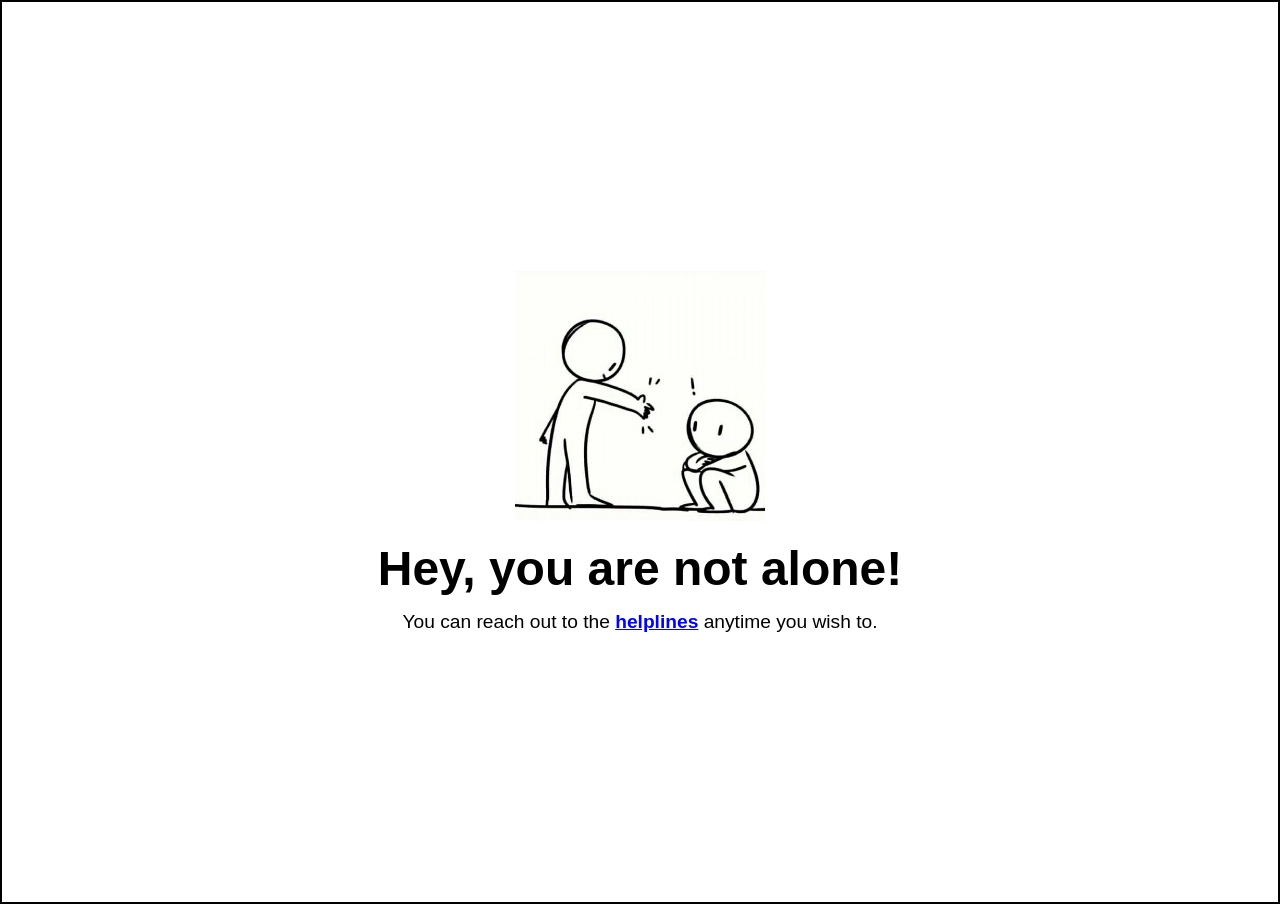
<file: index.html>
<!DOCTYPE html>

<html lang="en">
    <head>
        <meta charset="UTF-8">
        <meta name="viewport" content="width=device-width, initial-scale=1.0">
        <title>Online Harassment Resources</title>
        <link rel="stylesheet" href="style.css">
    </head>
    <body>
        <div class="home-container">
            <img src="support.JPG" alt="Support Image" class="support-image">
            <h1>Hey, you are not alone!</h1>
            <p>
                You can reach out to the
                <a href="helplines.html" class="helpline-link">helplines</a> anytime you wish to.
            </p>
        </div>
    </body>
</html>
</file>
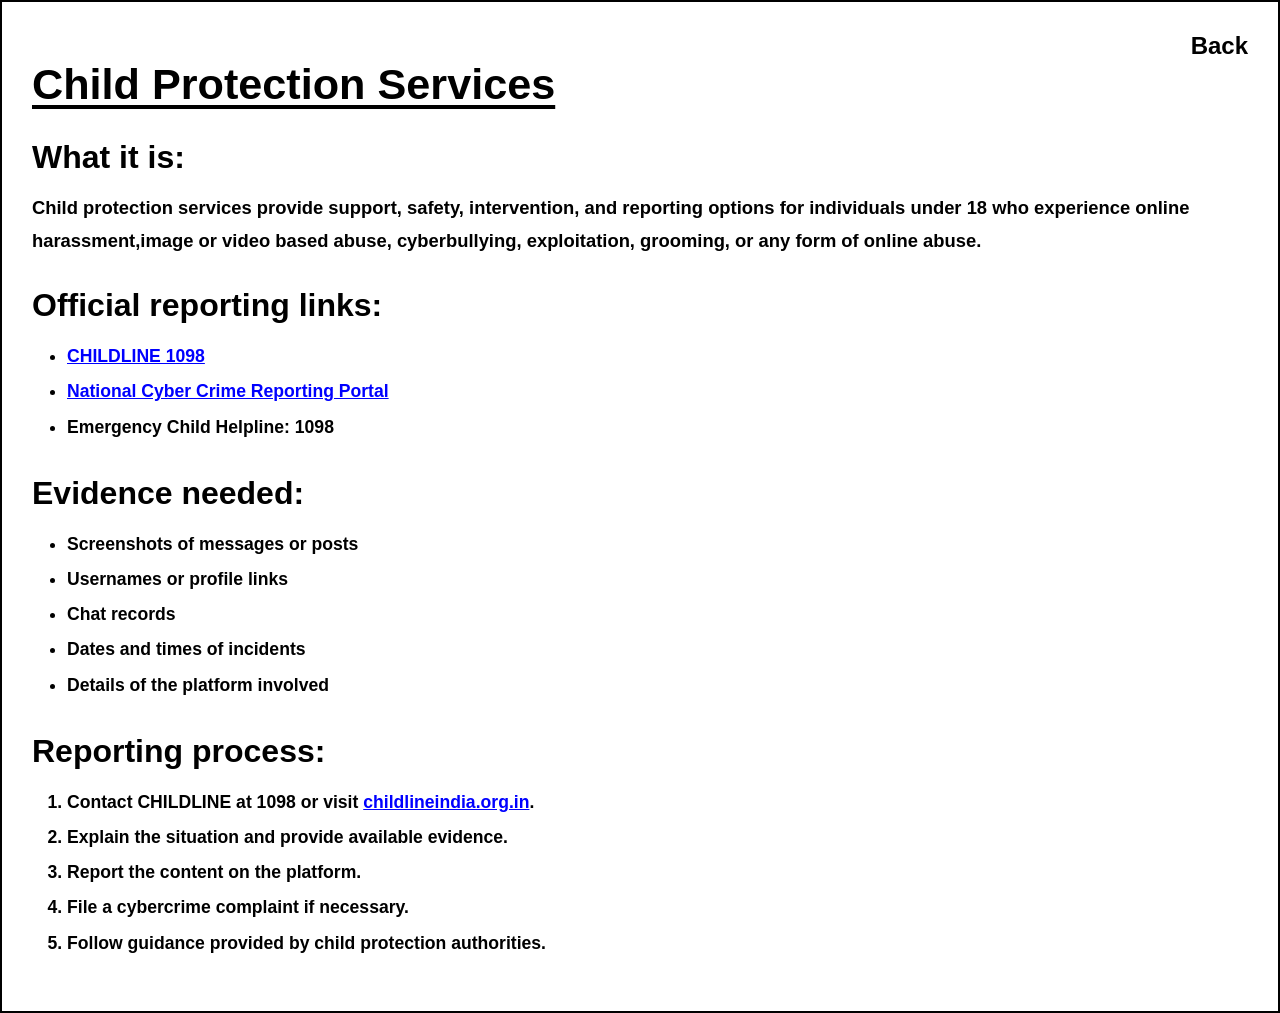
<file: child.html>
<!DOCTYPE html>

<html lang="en">
    <head>
        <meta charset="UTF-8">
        <meta name="viewport" content="width=device-width, initial-scale=1.0">
        <title>Child Protection Services</title>
        <link rel="stylesheet" href="style.css">
    </head>
    <body>
        <div class="content-page">
            <a href="helplines.html" class="back-button">Back</a>
            <h1>Child Protection Services</h1>
            <h2>What it is:</h2>
            <p>
                Child protection services provide support, safety, intervention, and reporting options for individuals under 18 who experience online harassment,image or video based abuse, cyberbullying, exploitation, grooming, or any form of online abuse.
            </p>
            <h2>Official reporting links:</h2>
            <ul>
                <li>
                    <a href="https://www.childlineindia.org.in" target="_blank" rel="noopener noreferrer">CHILDLINE 1098</a>
                </li>
                <li>
                    <a href="https://cybercrime.gov.in" target="_blank" rel="noopener noreferrer">National Cyber Crime Reporting Portal</a>
                </li>
                <li>
                    Emergency Child Helpline: 1098
                </li>
            </ul>
            <h2>Evidence needed:</h2>
            <ul>
                <li>Screenshots of messages or posts</li>
                <li>Usernames or profile links</li>
                <li>Chat records</li>
                <li>Dates and times of incidents</li>
                <li>Details of the platform involved</li>
            </ul>
            <h2>Reporting process:</h2>
            <ol>
                <li>
                    Contact CHILDLINE at 1098 or visit
                    <a href="https://www.childlineindia.org.in" target="_blank">childlineindia.org.in</a>.
                </li>
                <li>Explain the situation and provide available evidence.</li>
                <li>Report the content on the platform.</li>
                <li>File a cybercrime complaint if necessary.</li>
                <li>Follow guidance provided by child protection authorities.</li>
            </ol>
        </div>
    </body>
</html>
</file>
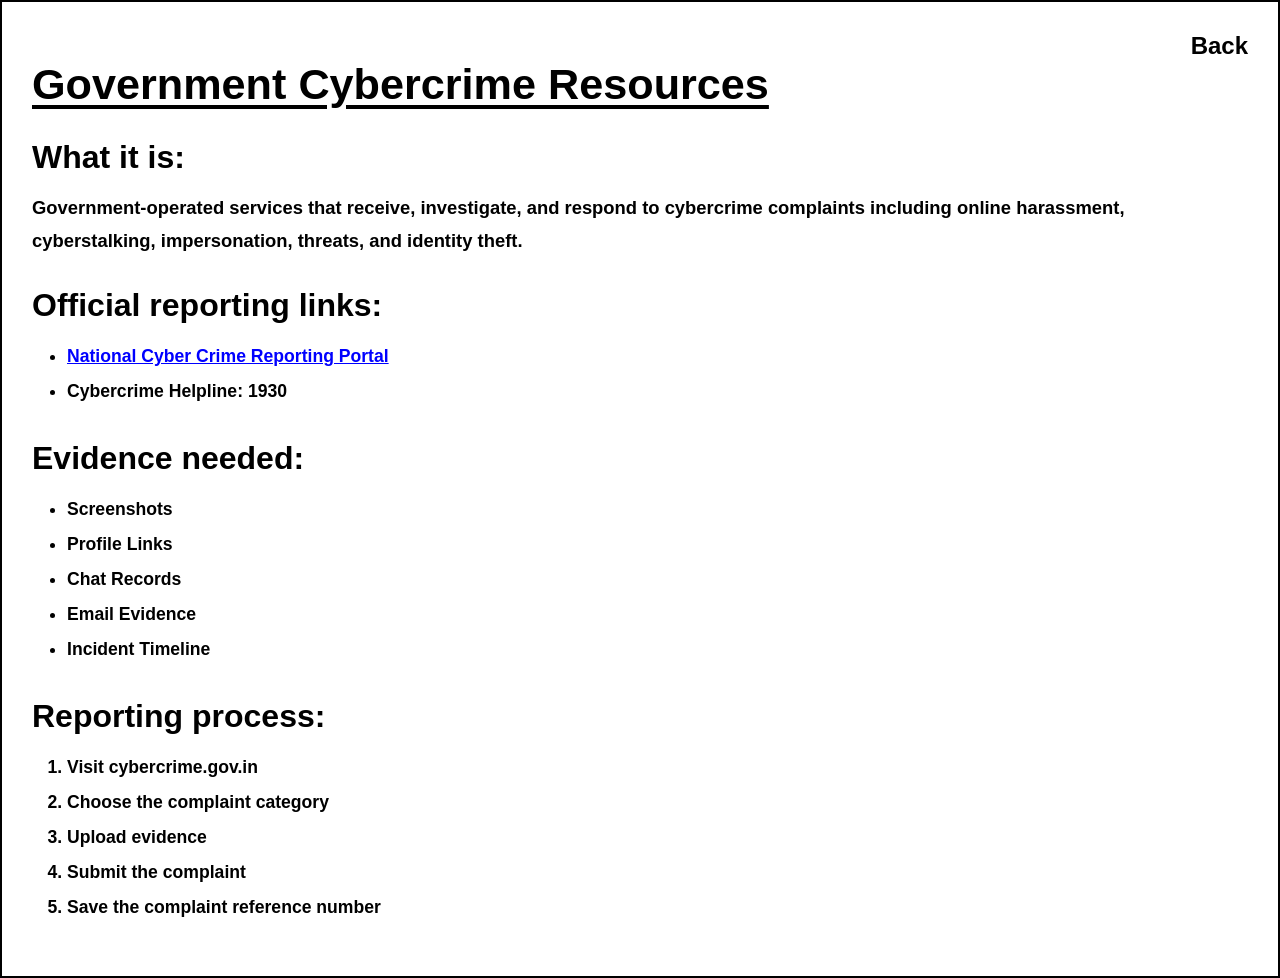
<file: government.html>
<!DOCTYPE html>

<html lang="en">
    <head>
        <meta charset="UTF-8">
        <meta name="viewport" content="width=device-width, initial-scale=1.0">
        <title>Government Cybercrime Resources</title>
        <link rel="stylesheet" href="style.css">
    </head>
    <body>
        <div class="content-page">
            <a href="helplines.html" class="back-button">Back</a>
            <h1>Government Cybercrime Resources</h1>
            <h2>What it is:</h2>
            <p>
                Government-operated services that receive, investigate, and respond to cybercrime complaints including online harassment, cyberstalking, impersonation, threats, and identity theft.
            </p>
            <h2>Official reporting links:</h2>
            <ul>
                <li>
                    <a href="https://cybercrime.gov.in" target="_blank" rel="noopener noreferrer">National Cyber Crime Reporting Portal</a>
                </li>
                <li>
                    Cybercrime Helpline: 1930
                </li>
            </ul>
            <h2>Evidence needed:</h2>
            <ul>
                <li>Screenshots</li>
                <li>Profile Links</li>
                <li>Chat Records</li>
                <li>Email Evidence</li>
                <li>Incident Timeline</li>
            </ul>
            <h2>Reporting process:</h2>
            <ol>
                <li>Visit cybercrime.gov.in</li>
                <li>Choose the complaint category</li>
                <li>Upload evidence</li>
                <li>Submit the complaint</li>
                <li>Save the complaint reference number</li>
            </ol>
        </div>
    </body>
</html>
</file>
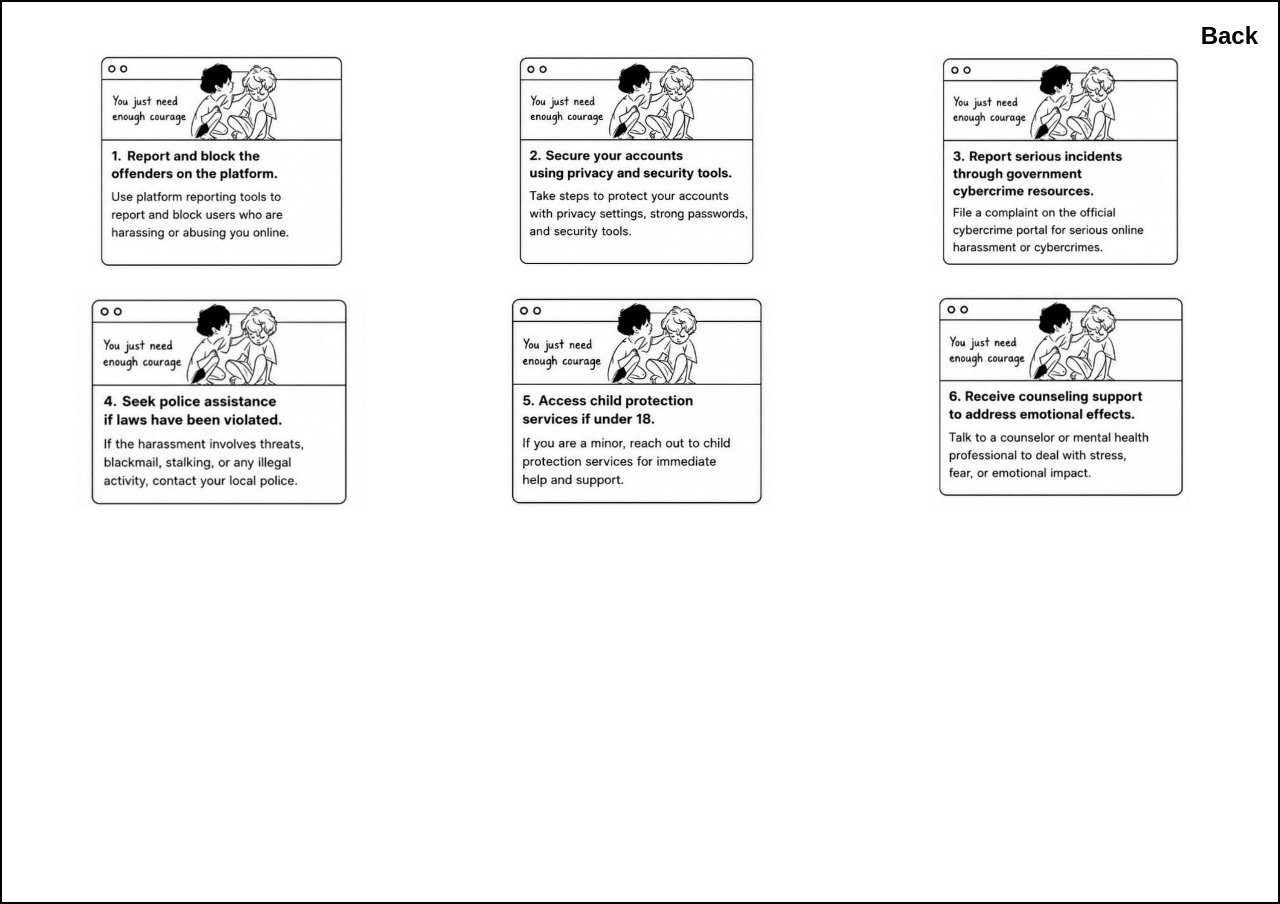
<file: helplines.html>
<!DOCTYPE html>

<html lang="en">
    <head>
        <meta charset="UTF-8">
        <meta name="viewport" content="width=device-width, initial-scale=1.0">
        <title>Support Resources</title>
        <link rel="stylesheet" href="style.css">
    </head>
    <body>
        <div class="resources-page">
            <a href="index.html" class="back-button">Back</a>
            <div class="cards-grid">
                <a href="platform.html">
                    <img src="platform.JPG" class="card-image" alt="Platform Reporting"></a>
                <a href="privacytools.html">
                    <img src="privacytools.JPG" class="card-image" alt="Privacy Tools"></a>
                <a href="government.html">
                    <img src="government.JPG" class="card-image" alt="Government Resources"></a>
                <a href="law.html">
                    <img src="law.JPG" class="card-image" alt="Law Enforcement"></a>
                <a href="child.html">
                    <img src="child.JPG" class="card-image" alt="Child Protection"></a>
                <a href="mentalhealth.html">
                    <img src="mentalhealth.JPG" class="card-image" alt="Mental Health">
                </a>
            </div>
        </div>
    </body>
</html>
</file>
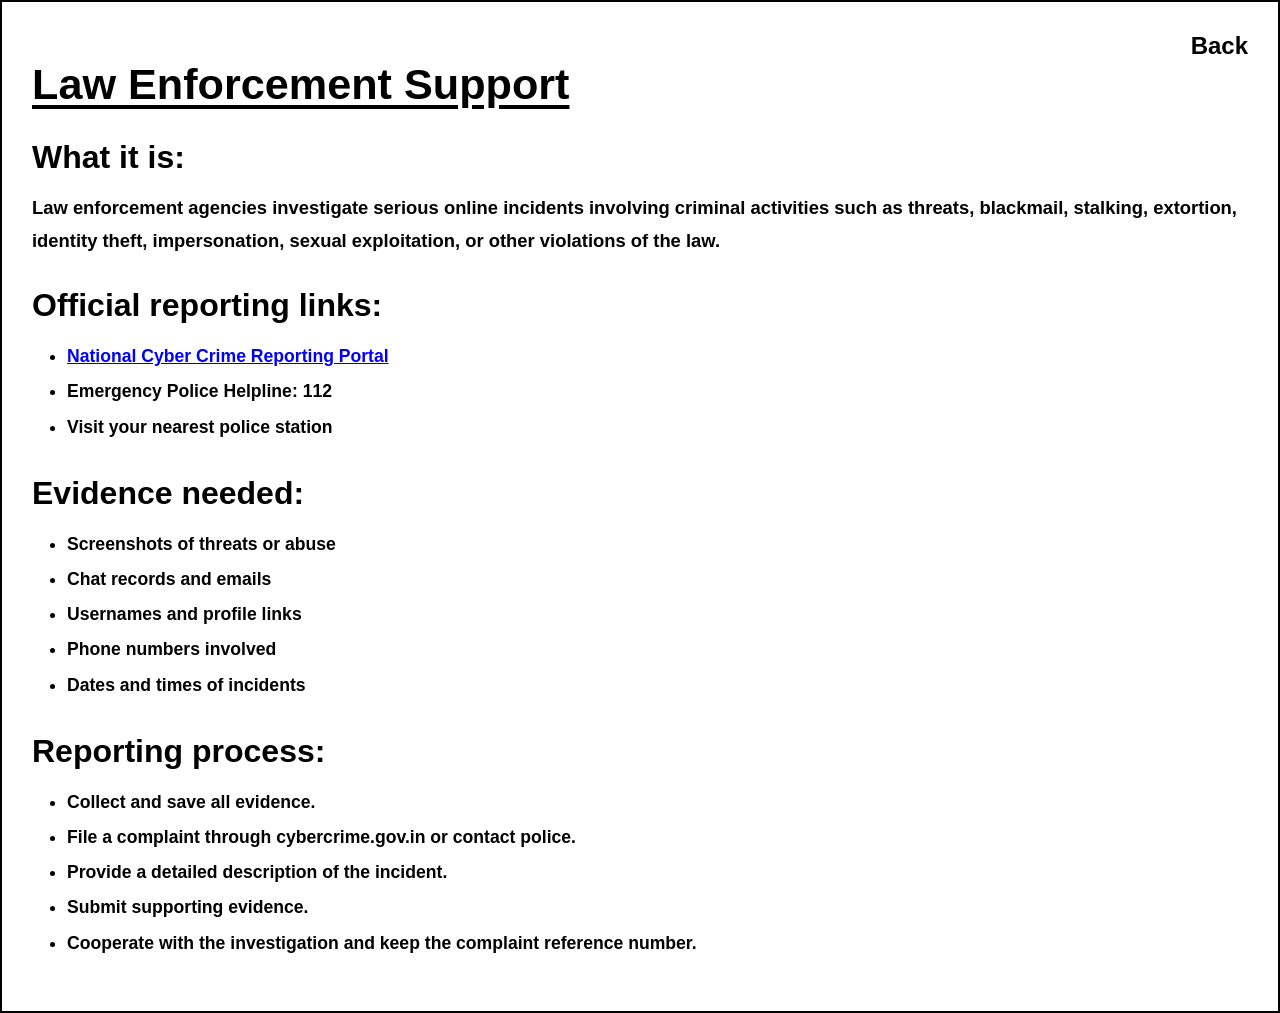
<file: law.html>
<!DOCTYPE html>

<html lang="en">
    <head>
        <meta charset="UTF-8">
        <meta name="viewport" content="width=device-width, initial-scale=1.0">
        <title>Law Enforcement Support</title>
        <link rel="stylesheet" href="style.css">
    </head>
    <body>
        <div class="content-page">
            <a href="helplines.html" class="back-button">Back</a>
            <h1>Law Enforcement Support</h1>
            <h2>What it is:</h2>
            <p>
                Law enforcement agencies investigate serious online incidents involving criminal activities such as threats, blackmail, stalking, extortion, identity theft, impersonation, sexual exploitation, or other violations of the law.
            </p>
            <h2>Official reporting links:</h2>
            <ul>
                <li>
                    <a href="https://cybercrime.gov.in" target="_blank" rel="noopener noreferrer">National Cyber Crime Reporting Portal</a>
                </li>
                <li>Emergency Police Helpline: 112</li>
                <li>Visit your nearest police station</li>
            </ul>
            <h2>Evidence needed:</h2>
            <ul>
                <li>Screenshots of threats or abuse</li>
                <li>Chat records and emails</li>
                <li>Usernames and profile links</li>
                <li>Phone numbers involved</li>
                <li>Dates and times of incidents</li>
            </ul>
            <h2>Reporting process:</h2>
                <ul>
                <li>Collect and save all evidence.</li>
                <li>File a complaint through cybercrime.gov.in or contact police.</li>
                <li>Provide a detailed description of the incident.</li>
                <li>Submit supporting evidence.</li>
                <li>Cooperate with the investigation and keep the complaint reference number.</li>
               </ul>
        </div>
    </body>
</html>
</file>
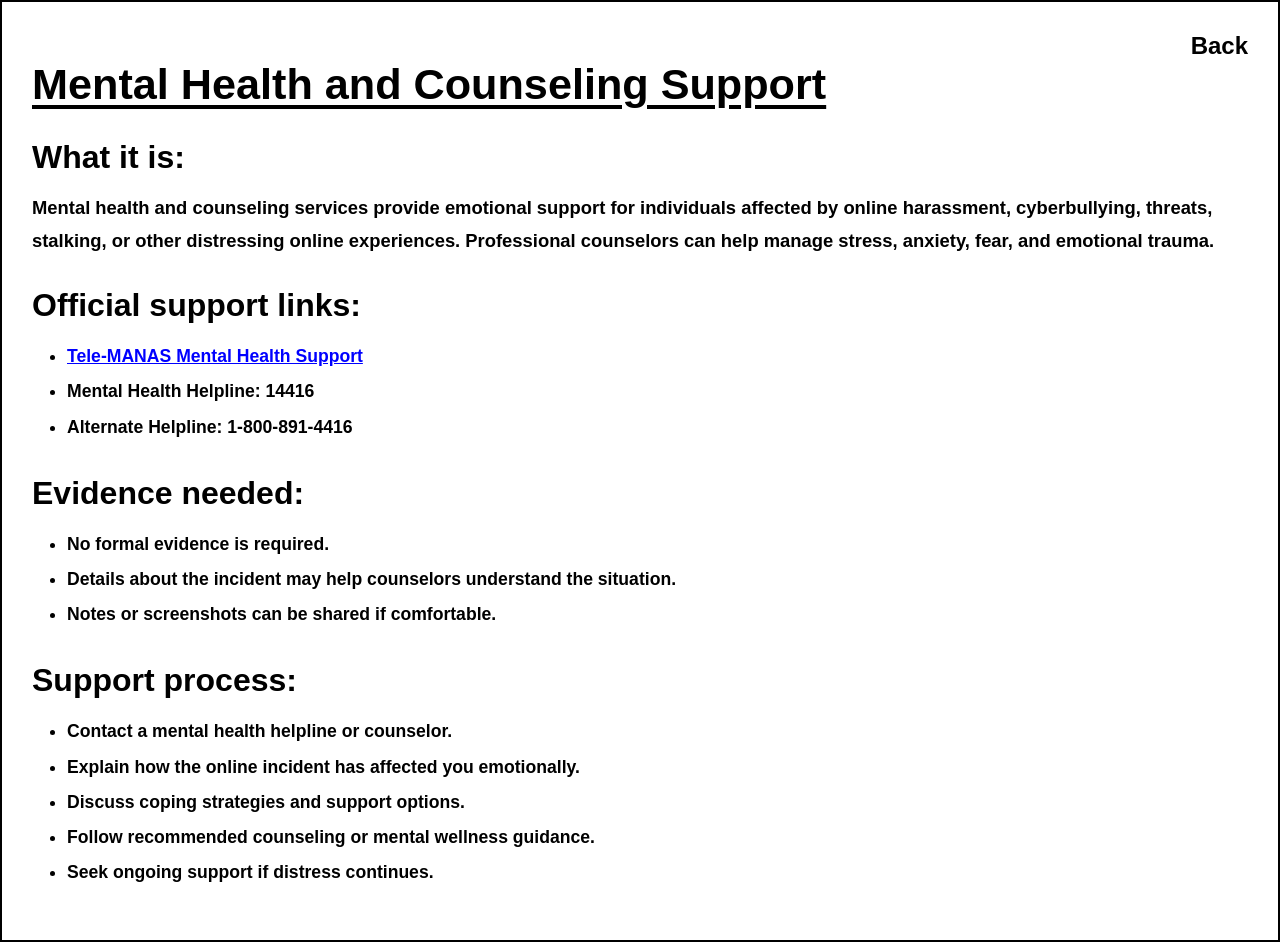
<file: mentalhealth.html>
<!DOCTYPE html>

<html lang="en">
    <head>
        <meta charset="UTF-8">
        <meta name="viewport" content="width=device-width, initial-scale=1.0">
        <title>Mental Health and Counseling Support</title>
        <link rel="stylesheet" href="style.css">
    </head>
    <body>
        <div class="content-page">
            <a href="helplines.html" class="back-button">Back</a>
            <h1>Mental Health and Counseling Support</h1>
            <h2>What it is:</h2>
            <p>
                Mental health and counseling services provide emotional support for individuals affected by online harassment, cyberbullying, threats, stalking, or other distressing online experiences. Professional counselors can help manage stress, anxiety, fear, and emotional trauma.
            </p>
            <h2>Official support links:</h2>
            <ul>
                <li>
                    <a href="https://telemanas.mohfw.gov.in" target="_blank" rel="noopener noreferrer">Tele-MANAS Mental Health Support</a>
                </li>
                <li>Mental Health Helpline: 14416</li>
                <li>Alternate Helpline: 1-800-891-4416</li>
            </ul>
            <h2>Evidence needed:</h2>
            <ul>
                <li>No formal evidence is required.</li>
                <li>Details about the incident may help counselors understand the situation.</li>
                <li>Notes or screenshots can be shared if comfortable.</li>
            </ul>
            <h2>Support process:</h2>
            <ul>
                <li>Contact a mental health helpline or counselor.</li>
                <li>Explain how the online incident has affected you emotionally.</li>
                <li>Discuss coping strategies and support options.</li>
                <li>Follow recommended counseling or mental wellness guidance.</li>
                <li>Seek ongoing support if distress continues.</li>
            </ul>
        </div>
    </body>
</html>
</file>
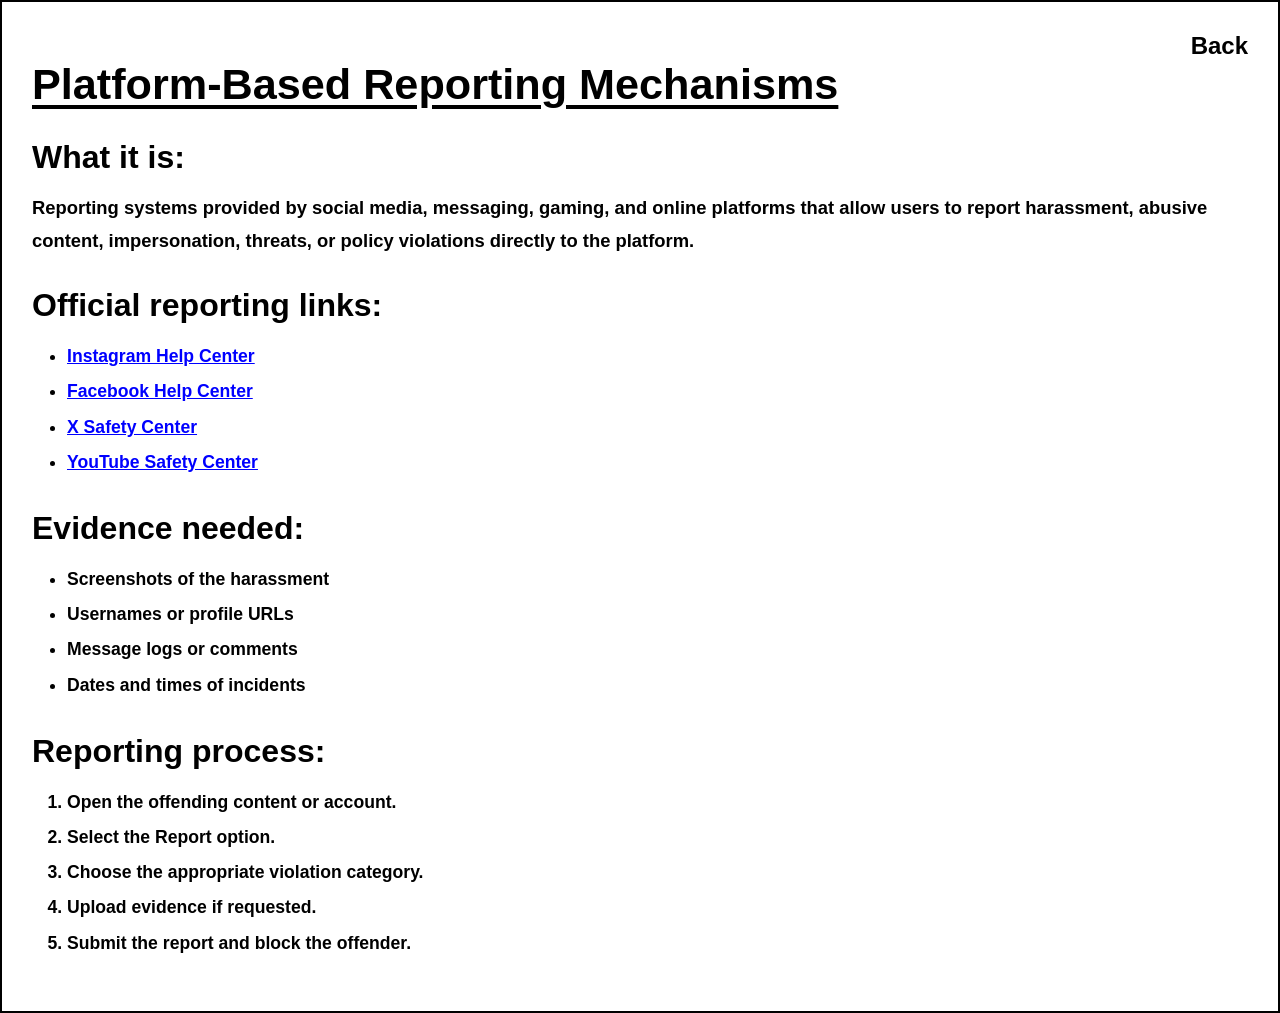
<file: platform.html>
<!DOCTYPE html>

<html lang="en">
    <head>
        <meta charset="UTF-8">
        <meta name="viewport" content="width=device-width, initial-scale=1.0">
        <title>Platform-Based Reporting Mechanisms</title>
        <link rel="stylesheet" href="style.css">
    </head>
    <body>
        <div class="content-page">
            <a href="helplines.html" class="back-button">Back</a>
            <h1>Platform-Based Reporting Mechanisms</h1>
            <h2>What it is:</h2>
            <p>
                Reporting systems provided by social media, messaging, gaming, and online platforms that allow users to report harassment, abusive content, impersonation, threats, or policy violations directly to the platform.
            </p>
            <h2>Official reporting links:</h2>
            <ul>
                <li>
                    <a href="https://help.instagram.com" target="_blank" rel="noopener noreferrer">Instagram Help Center</a>
                </li>
                <li>
                    <a href="https://www.facebook.com/help" target="_blank" rel="noopener noreferrer">Facebook Help Center</a>
                </li>
                <li>
                    <a href="https://help.x.com/en/safety-and-security" target="_blank" rel="noopener noreferrer">X Safety Center</a>
                </li>
                <li>
                    <a href="https://support.google.com/youtube"target="_blank" rel="noopener noreferrer">YouTube Safety Center</a>
                </li>
            </ul>
            <h2>Evidence needed:</h2>
            <ul>
                <li>Screenshots of the harassment</li>
                <li>Usernames or profile URLs</li>
                <li>Message logs or comments</li>
                <li>Dates and times of incidents</li>
            </ul>
            <h2>Reporting process:</h2>
            <ol>
                <li>Open the offending content or account.</li>
                <li>Select the Report option.</li>
                <li>Choose the appropriate violation category.</li>
                <li>Upload evidence if requested.</li>
                <li>Submit the report and block the offender.</li>
            </ol>
        </div>
    </body>
</html>
</file>
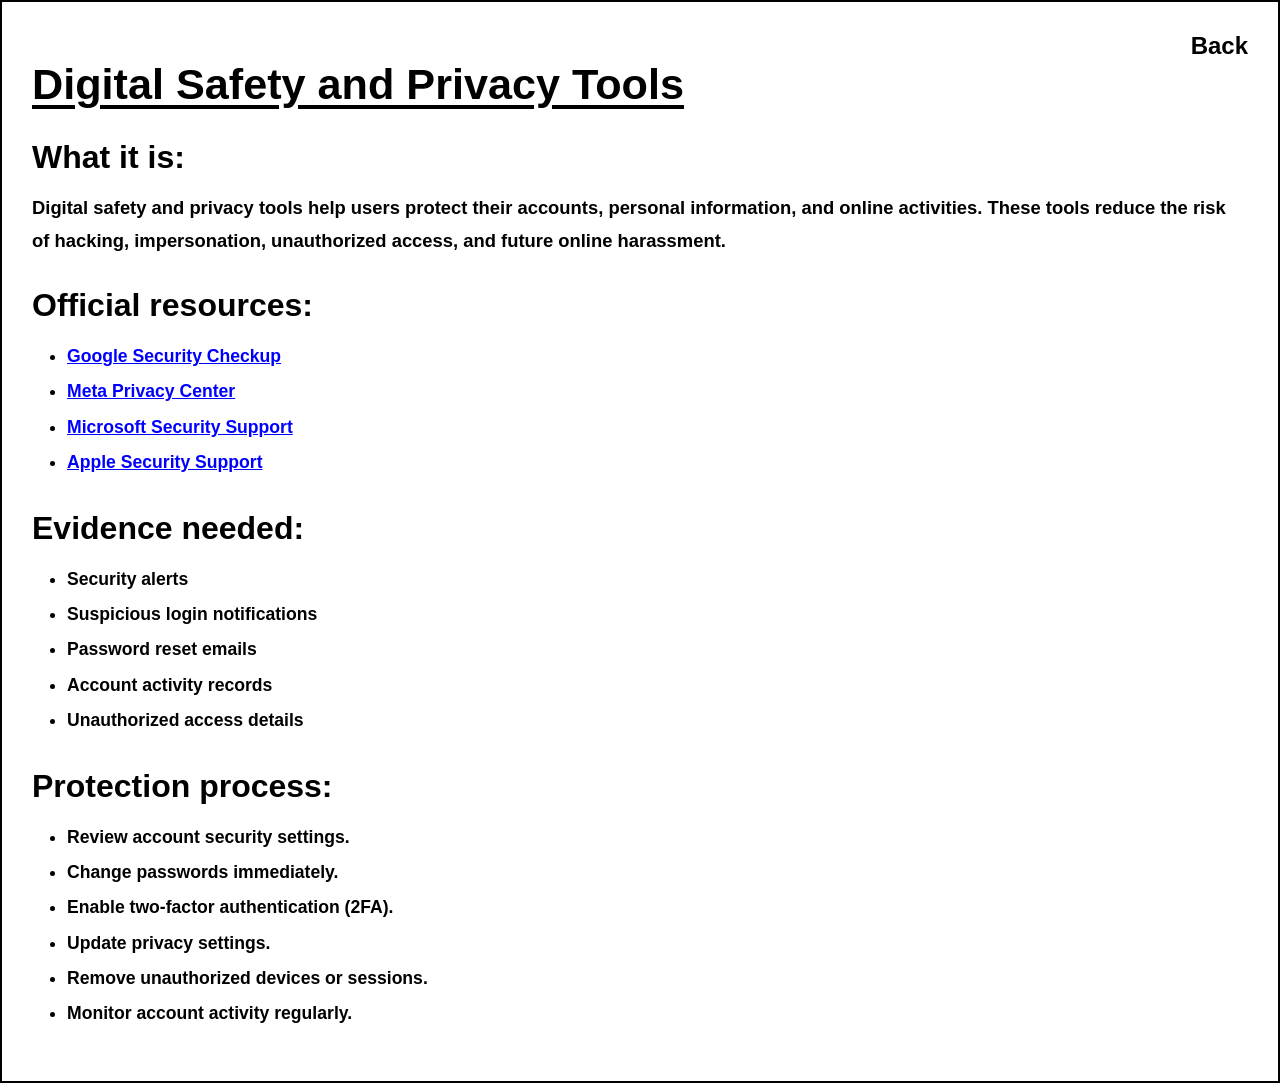
<file: privacytools.html>
<!DOCTYPE html>

<html lang="en">
    <head>
        <meta charset="UTF-8">
        <meta name="viewport" content="width=device-width, initial-scale=1.0">
        <title>Digital Safety and Privacy Tools</title>
        <link rel="stylesheet" href="style.css">
    </head>
    <body>
        <div class="content-page">
            <a href="helplines.html" class="back-button">Back</a>
            <h1>Digital Safety and Privacy Tools</h1>
            <h2>What it is:</h2>
            <p>
                Digital safety and privacy tools help users protect their accounts, personal information, and online activities. These tools reduce the risk of hacking, impersonation, unauthorized access, and future online harassment.
            </p>
            <h2>Official resources:</h2>
            <ul>
                <li>
                    <a href="https://myaccount.google.com/security-checkup" target="_blank" rel="noopener noreferrer">Google Security Checkup</a>
                </li>
                <li>
                    <a href="https://privacycenter.instagram.com" target="_blank" rel="noopener noreferrer">Meta Privacy Center</a>
                </li>
                <li>
                    <a href="https://support.microsoft.com/security" target="_blank" rel="noopener noreferrer">Microsoft Security Support</a>
                </li>
                <li>
                    <a href="https://support.apple.com/security" target="_blank" rel="noopener noreferrer">Apple Security Support</a>
                </li>
            </ul>
            <h2>Evidence needed:</h2>
            <ul>
                <li>Security alerts</li>
                <li>Suspicious login notifications</li>
                <li>Password reset emails</li>
                <li>Account activity records</li>
                <li>Unauthorized access details</li>
            </ul>
            <h2>Protection process:</h2>
            <ul>
                <li>Review account security settings.</li>
                <li>Change passwords immediately.</li>
                <li>Enable two-factor authentication (2FA).</li>
                <li>Update privacy settings.</li>
                <li>Remove unauthorized devices or sessions.</li>
                <li>Monitor account activity regularly.</li>
            </ol>
        </div>
    </body>
</html>
</file>
<file: style.css>
* {

    margin: 0;

    padding: 0;

    box-sizing: border-box;

}

body {

    min-height: 100vh;

    border: 2px solid black;

    font-family: Arial, sans-serif;

    color: black;
}

.home-container {

    height: 100vh;

    display: flex;

    flex-direction: column;

    justify-content: center;

    align-items: center;

    text-align: center;

    padding: 20px;

}

.support-image {

    width: 250px;

    max-width: 80%;

    margin-bottom: 20px;

}

.home-container h1 {

    font-size: 3rem;

    margin-bottom: 15px;

}

.home-container p {

    font-size: 1.2rem;

}

.helpline-link {

    color: blue;

    text-decoration: underline;

    font-weight: bold;

}

.resources-page {

    min-height: 100vh;

    padding: 20px;

}

.back-button {
    display: block;
    width: fit-content;
    margin-left: auto;
    margin-bottom: none;

    color: black !important;
    text-decoration: none !important;

    font-size: 24px;
    font-weight: bold;
}

.back-button:hover {
    color: black;
    text-decoration: none;
}

.cards-grid {

    display: grid;

    grid-template-columns: repeat(3, 1fr);

    gap: 20px;

    justify-items: center;

    align-items: center;

}

.cards-grid a {

    text-decoration: none;

}

.card-image {

    width: 100%;

    max-width: 350px;

    height: 220px;

    object-fit: contain;

    border: none;

    display: block;

    transition: 0.2s;

}

.card-image:hover {

    transform: scale(1.03);

}

.content-page {

    width: 100%;

    margin: 0 auto;

    padding: 30px;

    text-align: left;

}

.content-page h1 {

    text-decoration: underline;

    text-underline-offset: 6px;

    font-size: 2.7rem;

    font-weight: bold;

    margin-bottom: 30px;

}

.content-page h2 {

    font-size: 2rem;

    font-weight: bold;

    margin-top: 30px;

    margin-bottom: 15px;

}

.content-page p {

    font-size: 1.15rem;

    font-weight: 600;

    line-height: 1.8;

    margin-bottom: 15px;

}

.content-page ul,

.content-page ol {

    margin-left: 35px;

    margin-top: 10px;

    margin-bottom: 20px;

}

.content-page li {

    font-size: 1.1rem;

    font-weight: 600;

    line-height: 2;

}

.content-page a {

    color: blue;

    text-decoration: underline;

    font-weight: 600;

}

.content-page a:hover {

    color: darkblue;

}

@media(max-width:768px) {

    .home-container {

        padding: 15px;

    }

    .support-image {

        width: 180px;

    }

    .home-container h1 {

        font-size: 2rem;

    }

    .home-container p {

        font-size: 1rem;

    }

    .cards-grid {

        grid-template-columns: 1fr;

        gap: 15px;

    }

    .card-image {

        width: 90%;

        max-width: 320px;

        height: auto;

    }

    .content-page {

        padding: 20px;

    }

    .content-page h1 {

        font-size: 2rem;

    }

    .content-page h2 {

        font-size: 1.5rem;

    }

    .content-page p {

        font-size: 1rem;

    }

    .content-page li {

        font-size: 1rem;

    }

}
</file>
